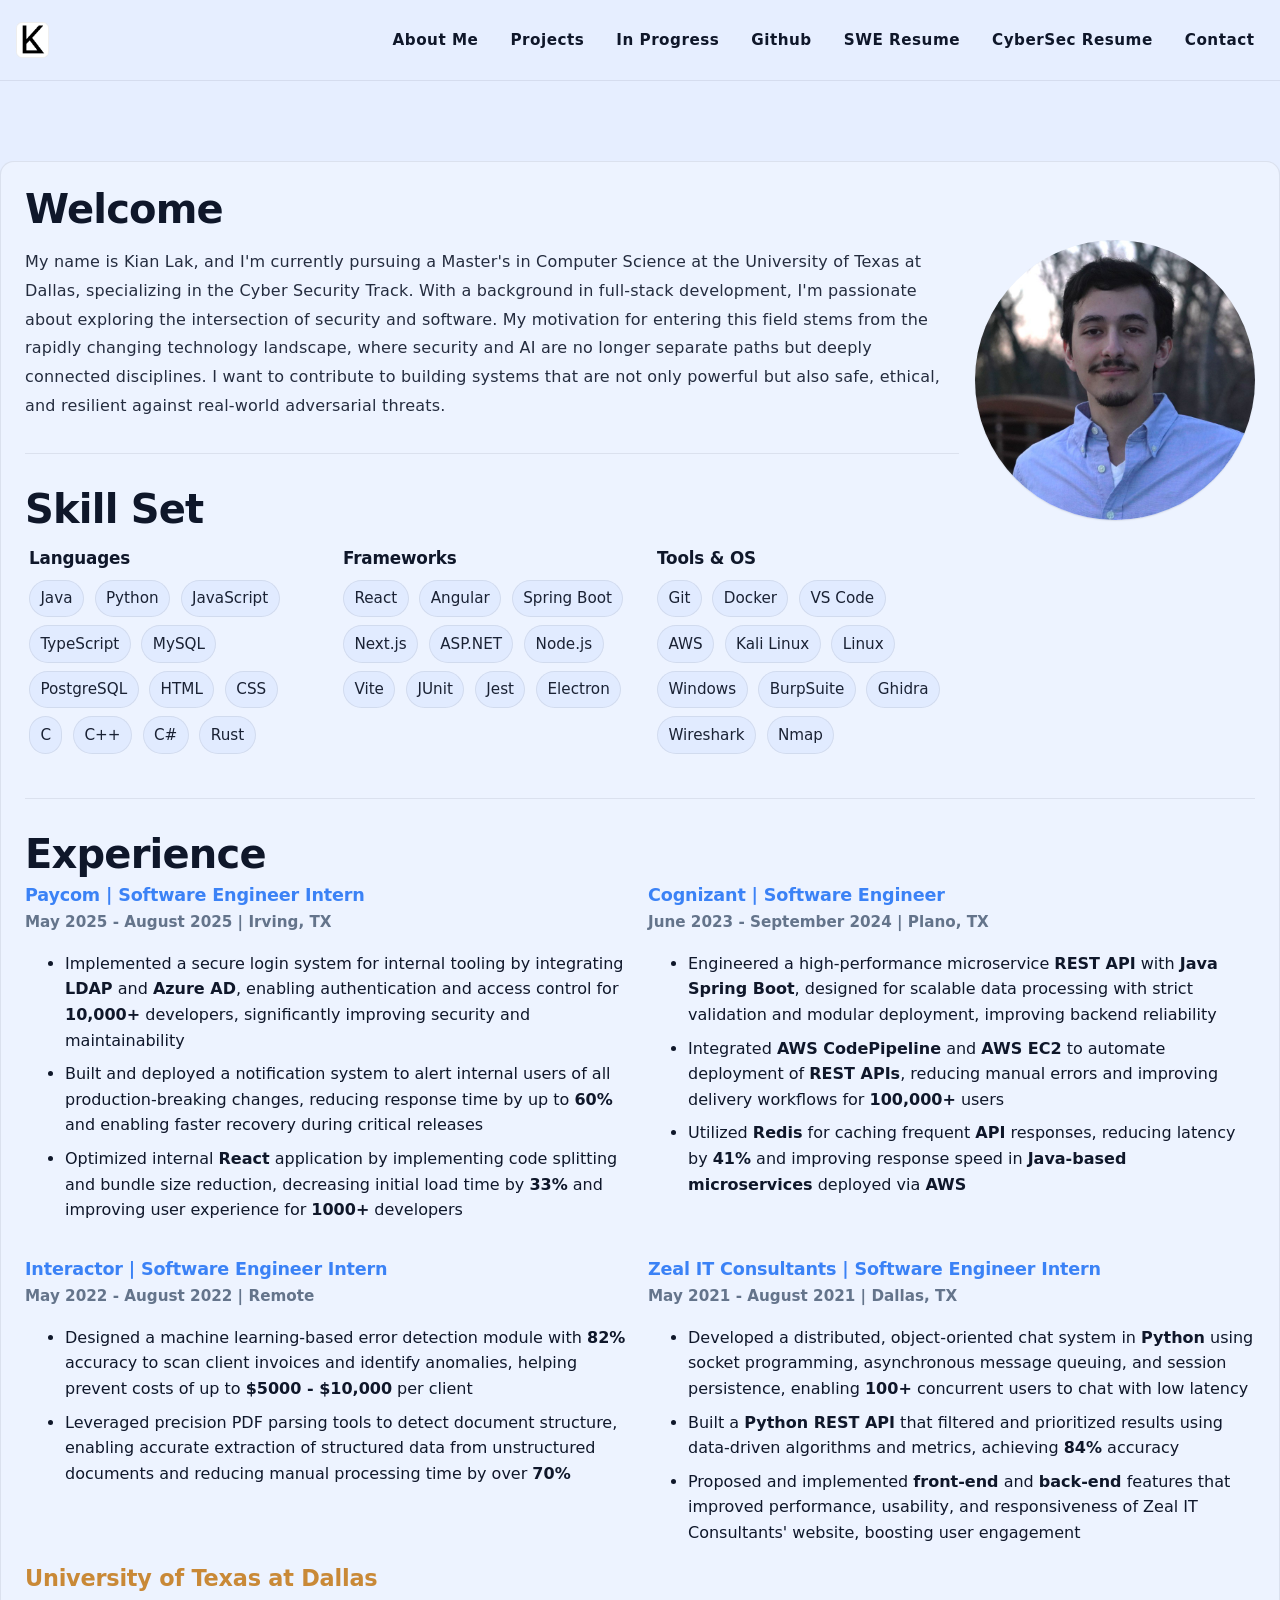
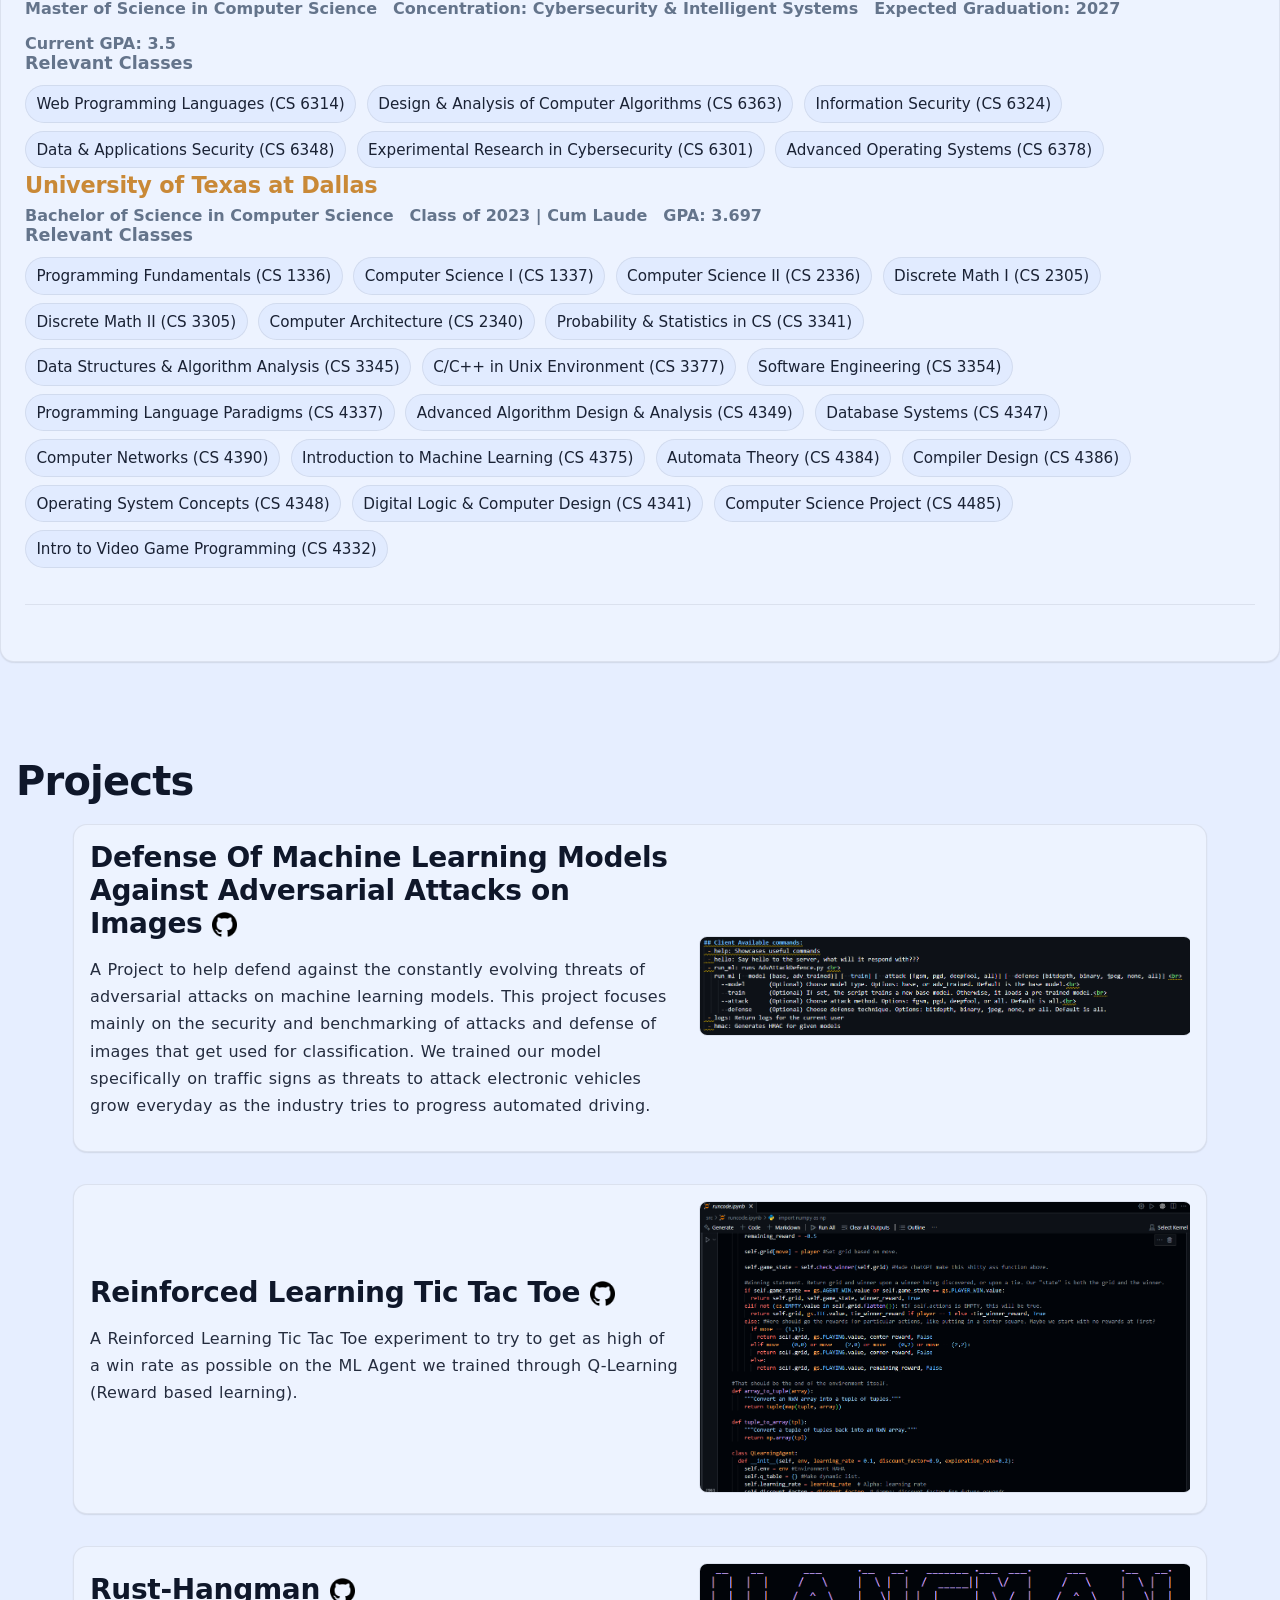
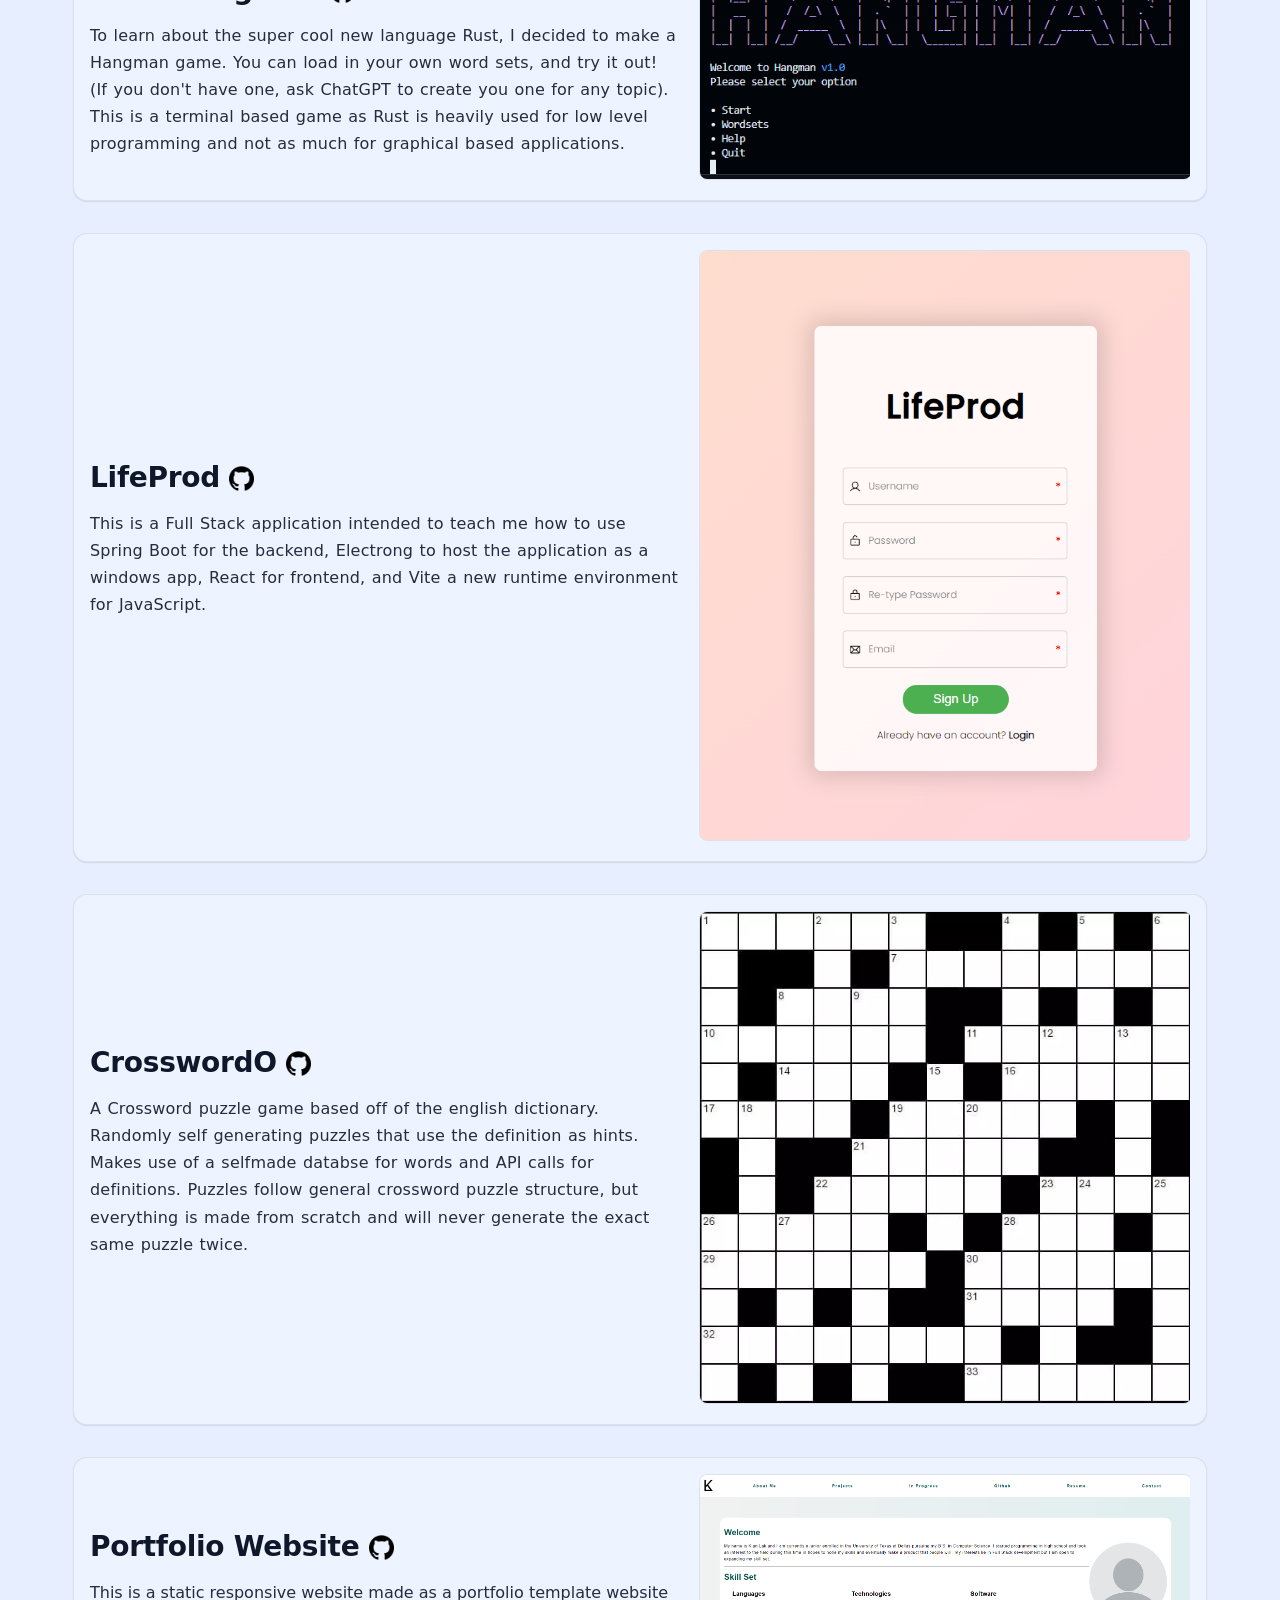
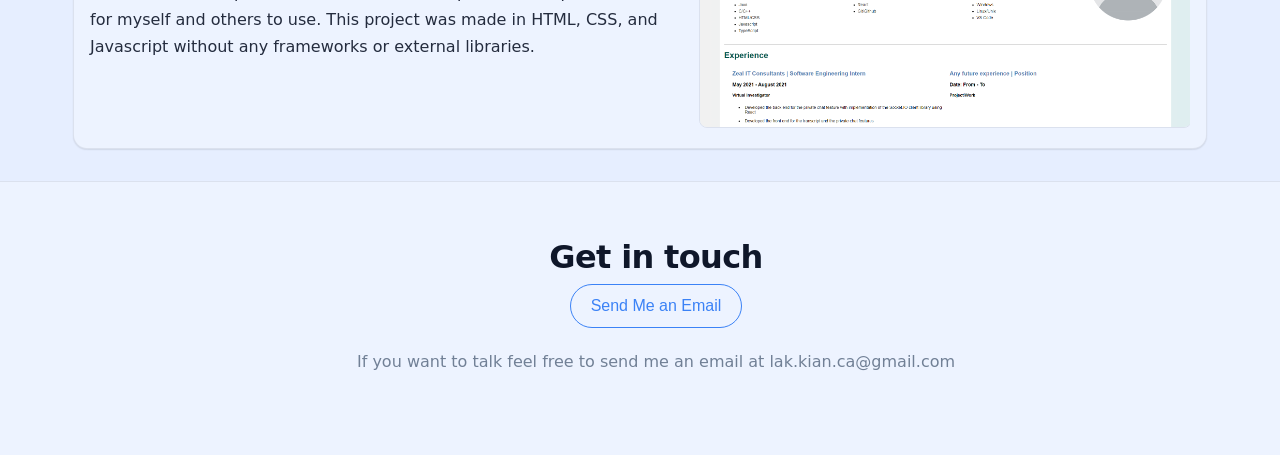
<file: index.html>
<!DOCTYPE html>
<html lang="en">
    
    <head> <!-- Metadata Container --> 
        <title>Kian Lak | CS Student</title>
        
        <link rel="icon" type="image/png" href="./Images/KL Logo.png"/> <!-- Favicon -->

        <!-- Stylesheets -->
        <link rel="stylesheet" href="index.css"/>
        <link rel="stylesheet" href="navbar.css"/>
        <link rel="stylesheet" href="about-me.css"/>
        <link rel="stylesheet" href="projects.css"/>
        <link rel="stylesheet" href="contact.css"/>
        
        <!-- Websearch Helper -->
        <meta charset="UTF-8"/>
        <meta name="description" content="Any projects that Kian Lak has done"/>
        <meta name="keywords" content="Kian Lak Portfolio"/>
        <meta name="author" content="Kian Lak"/>
        <meta name="copyright" content="Copyright owner"/>
        <meta name="viewport" content="width=device-width, initial-scale=1.0">
    </head>

    <body class="body-container"> <!-- Document Body -->
        <noscript>Please allow scripts to view the contents of this website</noscript>

        <!--=== Navigation Bar ===-->
        <nav> 
            <!-- Logo for Navigation Bar -->
            <img class="logo" src="./Images/KL Logo.png" alt="KL Logo"/>
            
            <!-- Navigation Bar Content -->
            <ul class="nav-link">
                <li><a href="#about-me">About Me</a></li>
                <li><a href="#projects">Projects</a></li>
                <li><a href="#in-progress">In Progress</a></li>
                <li><a href="https://github.com/kianlak" target="_blank">Github</a></li>
                <li><a href="./Files/Kian_Lak_Resume_SWE.pdf" target="_blank">SWE Resume</a></li>
                <li><a href="./Files/Kian_Lak_Resume_Cyber.pdf" target="_blank">CyberSec Resume</a></li>
                <li><a href="#contact">Contact</a></li>
            </ul>

            <a class="my-name">Kian Lak</a> <!-- Mobile Page Filler -->

            <div class="dropdown"> <!-- Mobile Dropdown -->
                <div class="line1"></div>
                <div class="line2"></div>
                <div class="line3"></div>
            </div>

            <script src="dropdown.js"></script> <!-- Animation for Dropdown Content -->
        </nav>

        <!--=== Showcase ===-->
        <div class="showcase">
            <!--=== About Me ===-->
            <div class="about-me" id="about-me">
                <div class="about-me-white-container">
                    <div class="about-me-content">

                        <!--=== Welcome ===-->
                        <div>
                            <h1>Welcome</h1>
                            <img class="my-image" src="./Images/Kian Lak.jpeg" alt="Kian Lak"/>
                            
                            <!-- Introduction -->
                            <p>
                                My name is Kian Lak, and I'm currently pursuing a Master's in Computer Science at the University of Texas at Dallas, 
                                specializing in the Cyber Security Track. With a background in full-stack development, I'm passionate about exploring the 
                                intersection of security and software. My motivation for entering this field stems from the rapidly changing technology 
                                landscape, where security and AI are no longer separate paths but deeply connected disciplines. I want to contribute to 
                                building systems that are not only powerful but also safe, ethical, and resilient against real-world adversarial threats.
                            </p>
                            <hr/>
                        </div>

                        <!--=== Skill Set ===-->
                        <h1 style="margin-bottom: 0;">Skill Set</h1>
                        <div class="skill-set-row">

                            <!-- Languages-->
                            <div class="skill-set-col">
                                <h2>Languages</h2>
                                <ul>
                                    <li>Java</li>
                                    <li>Python</li>
                                    <li>JavaScript</li>
                                    <li>TypeScript</li>
                                    <li>MySQL</li>
                                    <li>PostgreSQL</li>
                                    <li>HTML</li>
                                    <li>CSS</li>
                                    <li>C</li>
                                    <li>C++</li>
                                    <li>C#</li>
                                    <li>Rust</li>
                                </ul>
                            </div>

                            <!-- Frameworks -->
                            <div class="skill-set-col">
                                <h2>Frameworks</h2>
                                <ul>
                                    <li>React</li>
                                    <li>Angular</li>
                                    <li>Spring Boot</li>
                                    <li>Next.js</li>
                                    <li>ASP.NET</li>
                                    <li>Node.js</li>
                                    <li>Vite</li>
                                    <li>JUnit</li>
                                    <li>Jest</li>
                                    <li>Electron</li>
                                </ul>
                            </div>

                            <!-- Tools & OS -->
                            <div class="skill-set-col">
                                <h2>Tools & OS</h2>
                                <ul>
                                    <li>Git</li>
                                    <li>Docker</li>
                                    <li>VS Code</li>
                                    <li>AWS</li>
                                    <li>Kali Linux</li>
                                    <li>Linux</li>
                                    <li>Windows</li>
                                    <li>BurpSuite</li>
                                    <li>Ghidra</li>
                                    <li>Wireshark</li>
                                    <li>Nmap</li>
                                </ul>
                            </div>
                        </div>
                        <hr/>

                        <!--=== Experience ===-->
                        <h1>Experience</h1>
                        <div class="experience">

                            <!-- Paycom -->
                            <div class="experience-div">
                                <h2>Paycom | Software Engineer Intern</h2>
                                <h3>May 2025 - August 2025 | Irving, TX</h3>
                                <ul>
                                    <li>
                                        Implemented a secure login system for internal tooling by integrating 
                                        <b>LDAP</b> and <b>Azure AD</b>, enabling authentication and access control 
                                        for <b>10,000+</b> developers, significantly improving security and maintainability
                                    </li>
                                    <li>
                                        Built and deployed a notification system to alert internal users of all 
                                        production-breaking changes, reducing response time by up to <b>60%</b> and 
                                        enabling faster recovery during critical releases
                                    </li>
                                    <li>
                                        Optimized internal <b>React</b> application by implementing code splitting 
                                        and bundle size reduction, decreasing initial load time by <b>33%</b> and 
                                        improving user experience for <b>1000+</b> developers
                                    </li>
                                </ul>
                            </div>

                            <!-- Cognizant -->
                            <div class="experience-div">
                                <h2>Cognizant | Software Engineer</h2>
                                <h3>June 2023 - September 2024 | Plano, TX</h3>
                                <ul>
                                    <li>
                                        Engineered a high-performance microservice <b>REST API</b> with 
                                        <b>Java Spring Boot</b>, designed for scalable data processing with strict 
                                        validation and modular deployment, improving backend reliability
                                    </li>
                                    <li>
                                        Integrated <b>AWS CodePipeline</b> and <b>AWS EC2</b> to automate 
                                        deployment of <b>REST APIs</b>, reducing manual errors and improving 
                                        delivery workflows for <b>100,000+</b> users
                                    </li>
                                    <li>
                                        Utilized <b>Redis</b> for caching frequent <b>API</b> responses, reducing 
                                        latency by <b>41%</b> and improving response speed in 
                                        <b>Java-based microservices</b> deployed via <b>AWS</b>
                                    </li>
                                </ul>
                            </div>

                            <!-- Interactor -->
                            <div class="experience-div">
                                <h2>Interactor | Software Engineer Intern</h2>
                                <h3>May 2022 - August 2022 | Remote</h3>
                                <ul>
                                    <li>
                                        Designed a machine learning-based error detection module with 
                                        <b>82%</b> accuracy to scan client invoices and identify anomalies, helping 
                                        prevent costs of up to <b>$5000 - $10,000</b> per client
                                    </li>
                                    <li>
                                        Leveraged precision PDF parsing tools to detect document structure, 
                                        enabling accurate extraction of structured data from unstructured 
                                        documents and reducing manual processing time by over <b>70%</b>
                                    </li>
                                </ul>
                            </div>

                            <!-- Zeal IT Consultants -->
                            <div class="experience-div">
                                <h2>Zeal IT Consultants | Software Engineer Intern</h2>
                                <h3>May 2021 - August 2021 | Dallas, TX</h3>
                                <ul>
                                    <li>
                                        Developed a distributed, object-oriented chat system in <b>Python</b> 
                                        using socket programming, asynchronous message queuing, and session 
                                        persistence, enabling <b>100+</b> concurrent users to chat with low latency
                                    </li>
                                    <li>
                                        Built a <b>Python REST API</b> that filtered and prioritized results using 
                                        data-driven algorithms and metrics, achieving <b>84%</b> accuracy
                                    </li>
                                    <li>
                                        Proposed and implemented <b>front-end</b> and <b>back-end</b> features 
                                        that improved performance, usability, and responsiveness of Zeal IT 
                                        Consultants' website, boosting user engagement
                                    </li>
                                </ul>
                            </div>
                        </div>
                        
                        <!--=== Education ===-->
                        <div class="education">
                            <!-- Graduate -->
                            <h2>University of Texas at Dallas</h2>
                            <div>
                                <h4>Master of Science in Computer Science</h4>
                                <h4>Concentration: Cybersecurity & Intelligent Systems</h4>
                                <h4>Expected Graduation: 2027</h4>
                                <h4>Current GPA: 3.5</h4>
                            </div>
                            <h3>Relevant Classes</h3>
                            <div class="skill-set-col">
                                <ul>
                                    <li>Web Programming Languages (CS 6314)</li>
                                    <li>Design & Analysis of Computer Algorithms (CS 6363)</li>
                                    <li>Information Security (CS 6324)</li>
                                    <li>Data & Applications Security (CS 6348)</li>
                                    <li>Experimental Research in Cybersecurity (CS 6301)</li>
                                    <li>Advanced Operating Systems (CS 6378)</li>
                                </ul>
                            </div>
                        </div>

                        <div class="education">
                            <!-- Undergraduate -->
                            <h2>University of Texas at Dallas</h2>
                            <div>
                                <h4>Bachelor of Science in Computer Science</h4>
                                <h4>Class of 2023 | Cum Laude</h4>
                                <h4>GPA: 3.697</h4>
                            </div>
                            <h3>Relevant Classes</h3>
                            <div class="skill-set-col">
                                <ul>
                                    <li>Programming Fundamentals (CS 1336)</li>
                                    <li>Computer Science I (CS 1337)</li>
                                    <li>Computer Science II (CS 2336)</li>
                                    <li>Discrete Math I (CS 2305)</li>
                                    <li>Discrete Math II (CS 3305)</li>
                                    <li>Computer Architecture (CS 2340)</li>
                                    <li>Probability & Statistics in CS (CS 3341)</li>
                                    <li>Data Structures & Algorithm Analysis (CS 3345)</li>
                                    <li>C/C++ in Unix Environment (CS 3377)</li>
                                    <li>Software Engineering (CS 3354)</li>
                                    <li>Programming Language Paradigms (CS 4337)</li>
                                    <li>Advanced Algorithm Design & Analysis (CS 4349)</li>
                                    <li>Database Systems (CS 4347)</li>
                                    <li>Computer Networks (CS 4390)</li>
                                    <li>Introduction to Machine Learning (CS 4375)</li>
                                    <li>Automata Theory (CS 4384)</li>
                                    <li>Compiler Design (CS 4386)</li>
                                    <li>Operating System Concepts (CS 4348)</li>
                                    <li>Digital Logic & Computer Design (CS 4341)</li>
                                    <li>Computer Science Project (CS 4485)</li>
                                    <li>Intro to Video Game Programming (CS 4332)</li>
                                </ul>
                            </div>
                        </div>

                        <hr/>

                    </div>
                </div>
            </div>

            <!--=== Projects ===-->
            <div class="projects" id="projects">
                <h1>Projects</h1>

                <!-- Holds All Project Information -->
                <!-- Defense Of Machine Learning Models Against Adversarial Attacks on Images -->
                <div class="projects-container">

                    <!-- Defense Of Machine Learning Models Against Adversarial Attacks on ImagesProject -->
                    <div class="project-text"> <!-- Defense Of Machine Learning Models Against Adversarial Attacks on Images Website -->
                        <h2 style="margin-top: 0%;"> Defense Of Machine Learning Models Against Adversarial Attacks on Images
                            <!-- Github Link --> 
                            <a href="https://github.com/kianlak/adverserial-ml-security" target="_blank"><img src="./Images/Github Logo.png" alt="Github Logo" style="height: 25px; width: 25px;"></a>
                        </h2>
                        <p>
                            A Project to help defend against the constantly evolving threats of adversarial
                            attacks on machine learning models. This project focuses mainly on the security
                            and benchmarking of attacks and defense of images that get used for classification.
                            We trained our model specifically on traffic signs as threats to attack electronic
                            vehicles grow everyday as the industry tries to progress automated driving.
                        </p>
                    </div>
                    <div class="project-image-container"> <!-- Project Image Preivew -->
                        <a href="https://github.com/kianlak/adverserial-ml-security" target="_blank"><img src="./Images/mldefense.png" alt="Portfolio Website Preview"></a>
                    </div>

                </div>
                <!-- Reinforced Learning Tic Tac Toe -->
                <div class="projects-container">

                    <!-- Reinforced Learning Tic Tac Toe Project -->
                    <div class="project-text"> <!-- Reinforced Learning Tic Tac Toe Website -->
                        <h2 style="margin-top: 0%;"> Reinforced Learning Tic Tac Toe
                            <!-- Github Link --> 
                            <a href="https://github.com/kianlak/RLTicTacToe" target="_blank"><img src="./Images/Github Logo.png" alt="Github Logo" style="height: 25px; width: 25px;"></a>
                        </h2>
                        <p>
                            A Reinforced Learning Tic Tac Toe experiment to try to get as high of a win rate
                            as possible on the ML Agent we trained through Q-Learning (Reward based learning).
                        </p>
                    </div>
                    <div class="project-image-container"> <!-- Project Image Preivew -->
                        <a href="https://github.com/kianlak/RLTicTacToe" target="_blank"><img src="./Images/RLTicTacToe.png" alt="Portfolio Website Preview"></a>
                    </div>

                </div>

                <!-- rust-hangman -->
                <div class="projects-container">

                    <!-- rust-hangman Project -->
                    <div class="project-text"> <!-- rust-hangman Website -->
                        <h2 style="margin-top: 0%;"> Rust-Hangman
                            <!-- Github Link --> 
                            <a href="https://github.com/kianlak/Rust-Hangman" target="_blank"><img src="./Images/Github Logo.png" alt="Github Logo" style="height: 25px; width: 25px;"></a>
                        </h2>
                        <p>
                            To learn about the super cool new language Rust, I decided to make a Hangman game.
                            You can load in your own word sets, and try it out! (If you don't have one, ask
                            ChatGPT to create you one for any topic). This is a terminal based game as Rust
                            is heavily used for low level programming and not as much for graphical based
                            applications.
                        </p>
                    </div>
                    <div class="project-image-container"> <!-- Project Image Preivew -->
                        <a href="https://github.com/kianlak/Rust-Hangman" target="_blank"><img src="./Images/hangman.png" alt="Portfolio Website Preview"></a>
                    </div>

                </div>

                <!-- LifeProd -->
                <div class="projects-container">

                    <!-- LifeProd Project -->
                    <div class="project-text"> <!-- LifeProd Website -->
                        <h2 style="margin-top: 0%;"> LifeProd
                            <!-- Github Link --> 
                            <a href="https://github.com/kianlak/lifeprod" target="_blank"><img src="./Images/Github Logo.png" alt="Github Logo" style="height: 25px; width: 25px;"></a>
                        </h2>
                        <p>
                            This is a Full Stack application intended to teach me how to
                            use Spring Boot for the backend, Electrong to host the application
                            as a windows app, React for frontend, and Vite a new runtime
                            environment for JavaScript.
                        </p>
                    </div>
                    <div class="project-image-container"> <!-- Project Image Preivew -->
                        <a href="https://github.com/kianlak/lifeprod" target="_blank"><img src="./Images/LifeProd.png" alt="Portfolio Website Preview"></a>
                    </div>

                </div>
                
                <div class="projects-container">
                    <!-- CrosswordO -->
                    <div class="project-text"> <!-- CrosswordO -->
                            <h2 style="margin-top: 0%;"> CrosswordO
                                <!-- Github Link --> 
                                <a href="https://github.com/kianlak/CrosswordO" target="_blank"><img src="./Images/Github Logo.png" alt="Github Logo" style="height: 25px; width: 25px;"></a>
                            </h2>
                            <p>
                                A Crossword puzzle game based off of the english dictionary.
                                Randomly self generating puzzles that use the definition as
                                hints. Makes use of a selfmade databse for words and API calls
                                for definitions. Puzzles follow general crossword puzzle 
                                structure, but everything is made from scratch and will never
                                generate the exact same puzzle twice.
                            </p>
                        </div>
                        <div class="project-image-container"> <!-- Project Image Preivew -->
                            <a href="https://github.com/kianlak/CrosswordO" target="_blank"><img src="./Images/CrosswordO.png" alt="Portfolio Website Preview"></a>
                        </div>

                    </div>
                </div>
                
                <div class="projects-container">

                    <!-- Portfolio Project -->
                    <div class="project-text"> <!-- Portfolio Website -->
                        <h2 style="margin-top: 0%;"> Portfolio Website
                            <!-- Github Link --> 
                            <a href="https://github.com/kianlak/kianlak.github.io" target="_blank"><img src="./Images/Github Logo.png" alt="Github Logo" style="height: 25px; width: 25px;"></a>
                        </h2>
                        <p>
                            This is a static responsive website made as a portfolio 
                            template website for myself and others to use.
                            This project was made in HTML, CSS, and Javascript
                            without any frameworks or external libraries.
                        </p>
                    </div>
                    <div class="project-image-container"> <!-- Project Image Preivew -->
                        <a href="https://kianlak.github.io/" target="_blank"><img src="./Images/Portfolio Website.png" alt="Portfolio Website Preview"></a>
                    </div>

                </div>
                

                <!--=== In Progress ===-->
                <!-- <h1>In Progress</h1>

                <div class="projects-container" id="in-progress">

                    <div class="project-text">
                        <h2 style="margin-top: 0%;"> CrosswordO
                            
                        </h2>
                        <p>
                            A Crossword puzzle game based off of the english dictionary.
                            Randomly self generating puzzles that use the definition as
                            hints. Makes use of a selfmade databse for words and API calls
                            for definitions. Puzzles follow general crossword puzzle 
                            structure, but everything is made from scratch and will never
                            generate the exact same puzzle twice.
                        </p>
                    </div>
                    <div class="project-image-container"> 
                        <a target="_blank"><img src="./Images/Portfolio Website.png" alt="Portfolio Website Preview"></a>
                    </div>

                </div> -->
            </div>

            <!--=== Contact ===-->
            <div class="contact" id="contact">
                <h1>Get in touch</h1>
                <button><a href="mailto: lak.kian.ca@gmail.com">Send Me an Email</a></button>
                <p>
                    If you want to talk feel
                    free to send me an email
                    at lak.kian.ca@gmail.com
                </p>
            </div>
        </div>
    </body>
</html>
</file>
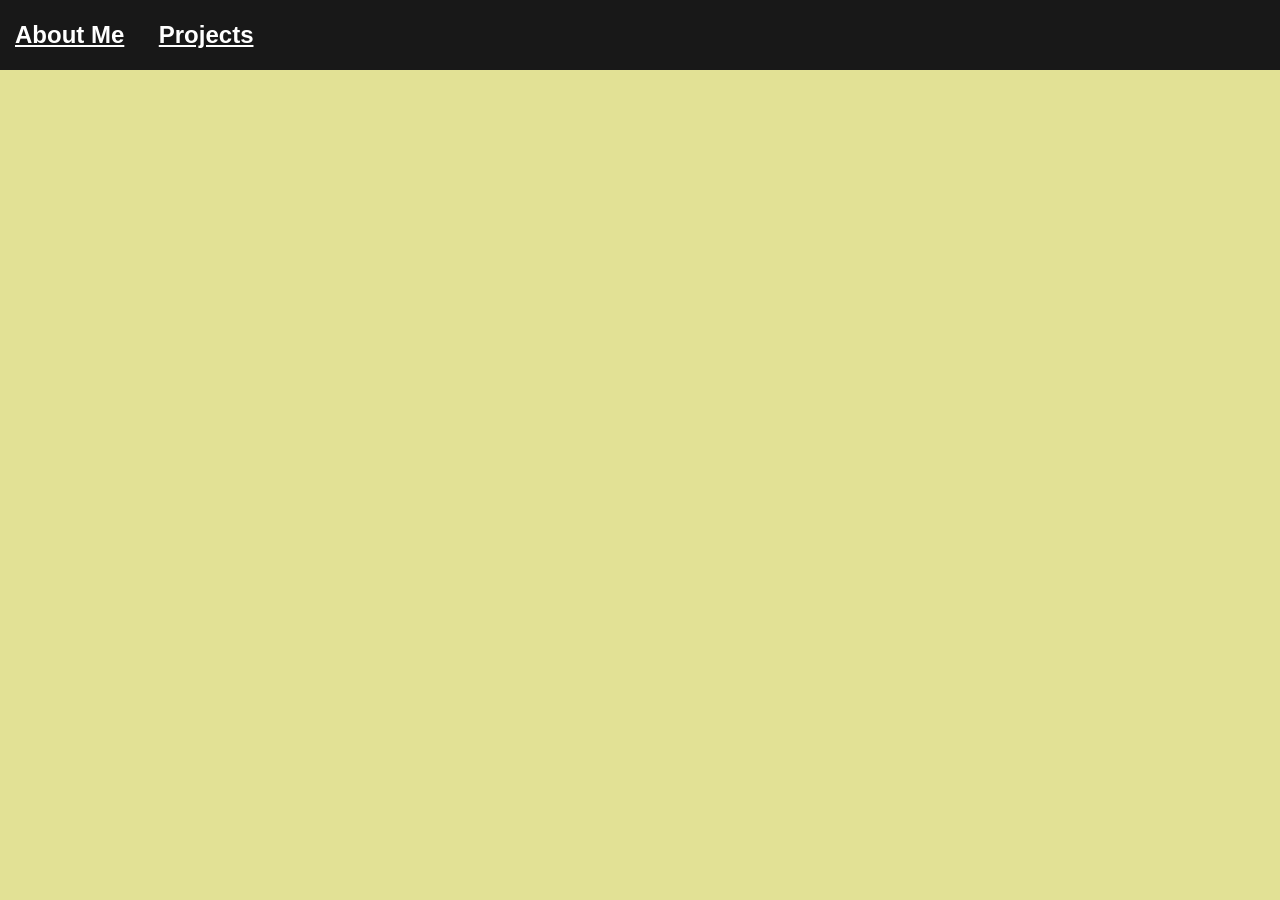
<file: main.html>
<!DOCTYPE html>
<html lang="en">
    
    <head> <!-- Metadata Container--> 
        <title>Kian Lak | CS Student</title>
        
        <link rel="icon" type="image/png" href="/Images/kl-favicon.png"/>
        <link rel="stylesheet" href="main.css"/>
        
        <meta charset="UTF-8"/>
        <meta name="description" content="Any projects that Kian Lak has done"/>
        <meta name="keywords" content="Kian Lak Portfolio"/>
        <meta name="author" content="Kian Lak"/>
        <meta name="copyright" content="Copyright owner"/>
        <meta name="viewport" content="width=device-width, initial-scale=1.0">
    </head>

    <body class="container"> <!-- Document Body -->
        <noscript>Please allow scripts to view the contents of this website</noscript>

        <nav class="navbar"> <!-- Navigation Bar -->
            <div class="navbar-container">
                <a href=#About_Me class="navbar-text">About Me</a>
                <a href=#Projects class="navbar-text">Projects</a>
            </div>
        </nav>
    </body>
</html>
</file>
<file: index.css>
/*
  Base styles (light theme, no CSS vars) new
*/

/* Body Container */
.body-container {
  margin: 0;
  padding: 0;
  min-height: 100vh;
  color: #0f172a;
  font-family: ui-sans-serif, system-ui, -apple-system, Segoe UI, Roboto, Ubuntu, Cantarell,
    Noto Sans, Helvetica Neue, Arial, "Apple Color Emoji", "Segoe UI Emoji";
  background: #e6eeff; /* slightly darker blue-tinted white */
}

/* Layout wrapper for sections if needed */
.container {
  max-width: 1100px;
  margin: 0 auto;
  padding: 0 1.25rem;
}

/* Showcase wrapper */
.showcase { z-index: 0; }

/* Smooth anchor scrolling */
html { scroll-behavior: smooth; }

/* Headings */
h1, h2, h3, h4 { color: #0f172a; margin: 0 0 0.5rem 0; }
h1 { font-size: clamp(1.8rem, 1.2rem + 2vw, 2.5rem); letter-spacing: -0.02em; }
h2 { font-size: clamp(1.3rem, 1rem + 1vw, 1.75rem); letter-spacing: -0.01em; }
h3 { font-size: 1.1rem; color: #64748b; font-weight: 600; }
h4 { font-size: 1rem; color: #64748b; font-weight: 600; }

p { color: #0f172a; opacity: 0.9; line-height: 1.7; }

/* Links */
a { color: #3b82f6; text-decoration: none; }
a:hover { text-decoration: underline; text-underline-offset: 3px; }
/* Better focus visibility */
a:focus-visible, .btn:focus-visible, button:focus-visible {
  outline: 3px solid #60a5fa;
  outline-offset: 2px;
  border-radius: 8px;
}

/* Buttons: outline by default for light accent */
.btn {
  display: inline-flex;
  align-items: center;
  gap: 0.5rem;
  padding: 0.65rem 1rem;
  border: 1px solid currentColor;
  color: #3b82f6;
  border-radius: 999px;
  background: transparent;
  font-weight: 600;
  letter-spacing: 0.2px;
  box-shadow: 0 1px 2px rgba(2, 6, 23, 0.06), 0 1px 1px rgba(2, 6, 23, 0.04);
  transition: transform 0.15s ease, box-shadow 0.2s ease, background 0.2s ease, opacity 0.2s ease;
}
.btn:hover { transform: translateY(-1px); box-shadow: 0 6px 20px rgba(2, 6, 23, 0.08); background: #e9f2ff; }
.btn:active { transform: translateY(0); }

/* Utility */
.surface {
  background: #ffffff;
  border: 1px solid rgba(15, 23, 42, 0.08);
  border-radius: 14px;
  box-shadow: 0 1px 2px rgba(2, 6, 23, 0.06), 0 1px 1px rgba(2, 6, 23, 0.04);
}

.subtle { color: #64748b; }

hr { border: none; border-top: 1px solid rgba(15, 23, 42, 0.08); margin: 2rem 0; }

/* Reduce motion */
@media (prefers-reduced-motion: reduce) {
  * { animation-duration: 0.01ms !important; animation-iteration-count: 1 !important; transition-duration: 0.01ms !important; scroll-behavior: auto !important; }
}
</file>
<file: navbar.css>
/*======================
    Navigation Bar (no CSS vars) new
======================*/
nav {
  position: sticky;
  top: 0;
  z-index: 50;
  display: flex;
  align-items: center;
  justify-content: space-between;
  gap: 1rem;
  min-height: 64px;
  padding: 0.5rem 1rem;
  background: rgba(230, 238, 255, 0.90); /* slightly darker blue-tinted */
  backdrop-filter: saturate(1.3) blur(10px);
  -webkit-backdrop-filter: saturate(1.3) blur(10px);
  border-bottom: 1px solid rgba(15, 23, 42, 0.08);
}

.logo { height: 36px; width: auto; display: block; }

/* Desktop links */
.nav-link {
  display: flex;
  align-items: center;
  justify-content: flex-end;
  flex: 1 1 auto;
  gap: clamp(0.6rem, 1vw, 1.2rem);
  list-style: none;
  margin: 0;
  padding: 0 0 0 1rem;
}

.nav-link a {
  color: #0f172a;
  text-decoration: none;
  letter-spacing: 0.5px;
  font-weight: 600;
  font-size: 0.95rem;
  padding: 0.4rem 0.6rem;
  border-radius: 10px;
  transition: color .2s ease, background .2s ease, opacity .2s ease;
}

.nav-link a:hover {
  color: #3b82f6;
  background: rgba(239, 246, 255, 0.7);
}

/* Kian Lak title (mobile) */
.my-name {
  display: none;
  color: #0f172a;
  letter-spacing: 1px;
  font-weight: 700;
  font-size: 1.2rem;
}

/* Dropdown (hamburger) */
.dropdown { display: none; cursor: pointer; }
.dropdown div {
  width: 26px; height: 3px; background-color: #0f172a;
  margin: 5px; border-radius: 2px; transition: all 0.3s ease;
}

/* Mobile */
@media screen and (max-width: 710px) {
  nav { justify-content: space-between; }

  .nav-link {
    position: absolute;
    inset: 64px 0 auto 0; /* top, right, bottom, left */
    height: calc(100vh - 64px);
    display: flex;
    flex-direction: column;
    align-items: center;
    justify-content: flex-start;
    padding-top: 1.25rem;
    background: #ffffff;
    border-bottom: 1px solid rgba(15, 23, 42, 0.08);
    transform: translateY(-120%);
    transition: transform 0.35s ease-in;
  }

  .nav-link li { opacity: 0; }

  .my-name { display: block; font-weight: 800; }

  .dropdown { display: block; }
}

/* Active mobile dropdown */
.nav-active { transform: translateY(0%); }

/* Add subtle shadow when page is scrolled */
nav.scrolled {
  background: rgba(230, 238, 255, 0.96);
  box-shadow: 0 6px 20px rgba(2, 6, 23, 0.08);
}

/* Fade-in animation for links */
@keyframes navLinkFadeIn {
  from { opacity: 0; transform: translateY(-6px); }
  to { opacity: 1; transform: translateY(0px); }
}

/* Dropdown toggle animation */
.toggle .line1 { transform: rotate(-45deg) translate(-5px, 6px); }
.toggle .line2 { opacity: 0; }
.toggle .line3 { transform: rotate(45deg) translate(-5px, -6px); }
</file>
<file: about-me.css>
/*========================
    About Me Section (no CSS vars) new
========================*/
.about-me { margin: 5rem auto 6rem auto; }

.about-me-white-container {
  background-color: #edf3ff; /* slightly darker blue-tinted white */
  border-radius: 14px;
  border: 1px solid rgba(15, 23, 42, 0.08);
  box-shadow: 0 1px 2px rgba(2, 6, 23, 0.06), 0 1px 1px rgba(2, 6, 23, 0.04);
}

.about-me-content { padding: clamp(1rem, 2vw, 1.5rem); }

/* Welcome */
.about-me-content h1 { color: #0f172a; }

/* Intro layout: text + image */
.my-image {
  width: min(280px, 38vw);
  height: auto;
  border-radius: 50%;
  float: right;
  margin: 0 0 0.75rem 1rem;
  box-shadow: 0 1px 2px rgba(2, 6, 23, 0.06), 0 1px 1px rgba(2, 6, 23, 0.04);
}

.about-me-content p {
  font-size: 1rem;
  letter-spacing: 0.2px;
  line-height: 1.8;
}

/*===============
    Skill Set
===============*/
.skill-set-row {
  display: grid;
  grid-template-columns: repeat(3, minmax(0, 1fr));
  gap: 1rem;
  padding: 0.5rem 0.25rem;
}

.skill-set-col { flex: 1; }
.skill-set-col h2 { margin: 0.5rem 0; color: #0f172a; font-size: 1.05rem; }
.skill-set-col ul { list-style: none; padding-left: 0; margin: 0; }
.skill-set-col li {
  display: inline-block;
  font-size: 0.95rem;
  line-height: 1.6;
  color: #0f172a;
  opacity: 0.95;
  background: #e1ebff; /* slightly darker blue chip */
  border: 1px solid rgba(15, 23, 42, 0.08);
  border-radius: 999px;
  padding: 0.35rem 0.65rem;
  margin: 0.25rem 0.35rem 0.25rem 0;
}

/*================
    Experience
================*/
.experience { display: grid; grid-template-columns: repeat(2, minmax(0, 1fr)); gap: 1rem; margin-left: 0; }
.experience-div { width: 100%; padding-right: 0.5rem; }
.experience h2 { font-size: 1.1rem; color: #3b82f6; }
.experience h3 { margin: 0.25rem 0; font-size: 0.95rem; color: #64748b; }
.experience h4 { margin: 0 0 0.25rem 0; font-size: 0.95rem; color: #64748b; }
.experience li { padding: 0.25rem 0; line-height: 1.6; }

/*===============
    Education
===============*/
.education { margin: 0; }
.education div { display: flex; flex-wrap: wrap; gap: 1rem; }
.education h4 { margin: 0; color: #64748b; }
.education h2 { font-size: 1.4rem; color: #c98937; }

/* Mobile tweaks */
@media screen and (max-width: 710px) {
  .about-me { margin: 3rem 1rem 4rem 1rem; }
  .my-image { min-width: 60%; padding: 1.25rem; }
  .experience { grid-template-columns: 1fr; }
  .skill-set-row { grid-template-columns: 1fr; }
}
</file>
<file: projects.css>
/*=====================
    Projects (no CSS vars) new
=====================*/
.projects {
  height: auto;
  margin-top: 4rem;
  background: transparent;
}

.projects h1 {
  color: #0f172a;
  padding: 0 1rem;
  margin: 0 0 1rem 0;
}

.projects p {
  font-size: 1rem;
  word-spacing: 1px;
  letter-spacing: 0.2px;
}

/* Card container for a single project pair */
.projects-container {
  display: grid;
  grid-template-columns: 1.2fr 1fr;
  align-items: center;
  gap: 1.25rem;
  padding: 1rem 1rem;
  margin: 1.25rem auto 2rem auto;
  max-width: 1100px;
  background: #edf3ff; /* slightly darker blue-tinted white */
  border: 1px solid rgba(15, 23, 42, 0.08);
  border-radius: 14px;
  box-shadow: 0 1px 2px rgba(2, 6, 23, 0.06), 0 1px 1px rgba(2, 6, 23, 0.04);
  transition: transform .2s ease, box-shadow .2s ease;
}
.projects-container:hover { transform: translateY(-2px); box-shadow: 0 6px 20px rgba(2, 6, 23, 0.08); }

/* The project text */
.project-text { padding-top: 0; width: 100%; }
.project-text h2 { margin: 0 0 0.25rem 0; }
.project-text h2 a img { vertical-align: middle; }

/* The project image preview container */
.project-image-container { margin: 0; height: auto; width: 100%; position: relative; overflow: hidden; }
.project-image-container img {
  width: 100%; height: auto; border-radius: calc(14px - 6px);
  transition: .3s ease; transform: translateY(0%);
  border: 1px solid rgba(15, 23, 42, 0.08);
}
.project-image-container:hover img { opacity: 0.9; transform: translateY(-2%); }

/* Subtle overlay CTA on hover */
.project-image-container::after {
  content: "View";
  position: absolute;
  left: 50%; top: 50%; transform: translate(-50%, calc(-50% + 8px));
  padding: 0.35rem 0.7rem;
  font-size: 0.9rem; color: #1f2937; background: rgba(230,238,255,0.92);
  border: 1px solid rgba(15, 23, 42, 0.08);
  border-radius: 999px;
  opacity: 0; transition: opacity .25s ease, transform .25s ease;
}
.project-image-container:hover::after { opacity: 1; transform: translate(-50%, -50%); }

/* Mobile */
@media screen and (max-width: 710px) {
  .projects h1 { padding-left: 1rem; }
  .projects-container { grid-template-columns: 1fr; padding: 1rem; border-radius: 14px; }
  .project-text, .project-image-container { width: 100%; }
  .project-image-container img { width: 100%; margin-right: 0; }
}
</file>
<file: contact.css>
/*=============
    Contact (no CSS vars) new
=============*/
.contact {
  display: flex;
  flex-direction: column;
  justify-content: center;
  align-items: center;
  width: 100%;
  height: auto;
  padding: 3rem 1rem 4rem 1rem;
  background: #edf3ff; /* slightly darker blue-tinted white */
  border-top: 1px solid rgba(15, 23, 42, 0.08);
}

.contact h1 { font-size: clamp(1.6rem, 1.2rem + 1vw, 2rem); margin-top: 0.5rem; color: #0f172a; }
.contact p { text-align: center; font-size: 1rem; margin-top: 1.25rem; color: #64748b; }

.contact a { text-decoration: none; color: inherit; font-size: 1rem; }

/* Outline button harmonized with global .btn */
.contact button {
  background: transparent;
  border: 1px solid #3b82f6;
  color: #3b82f6;
  padding: 0.75rem 1.2rem;
  text-align: center;
  display: inline-flex;
  align-items: center;
  gap: 0.5rem;
  font-size: 1rem;
  border-radius: 999px;
  transition: transform 0.15s ease, background 0.2s ease, box-shadow 0.2s ease;
}
.contact button:hover { transform: translateY(-1px); background: #eff6ff; box-shadow: 0 1px 2px rgba(2, 6, 23, 0.06), 0 1px 1px rgba(2, 6, 23, 0.04); }
</file>
<file: main.css>
/*Document Body*/
.container {
    margin: 0;
    font-family: 'Arial';
    background-color: #e2e195;
}

/*Navigation Bar*/
.navbar {   
    background: #181818;
    height: 70px;
    display: flex;
    align-items: center;
    position: sticky;
    justify-content: left;
    z-index: 999;
}

/*Navigation Bar Text*/
.navbar-text {
    font-size: 1.5rem;
    color: white;
    font-weight: 600;
    margin: 0px 15px;
}
</file>
